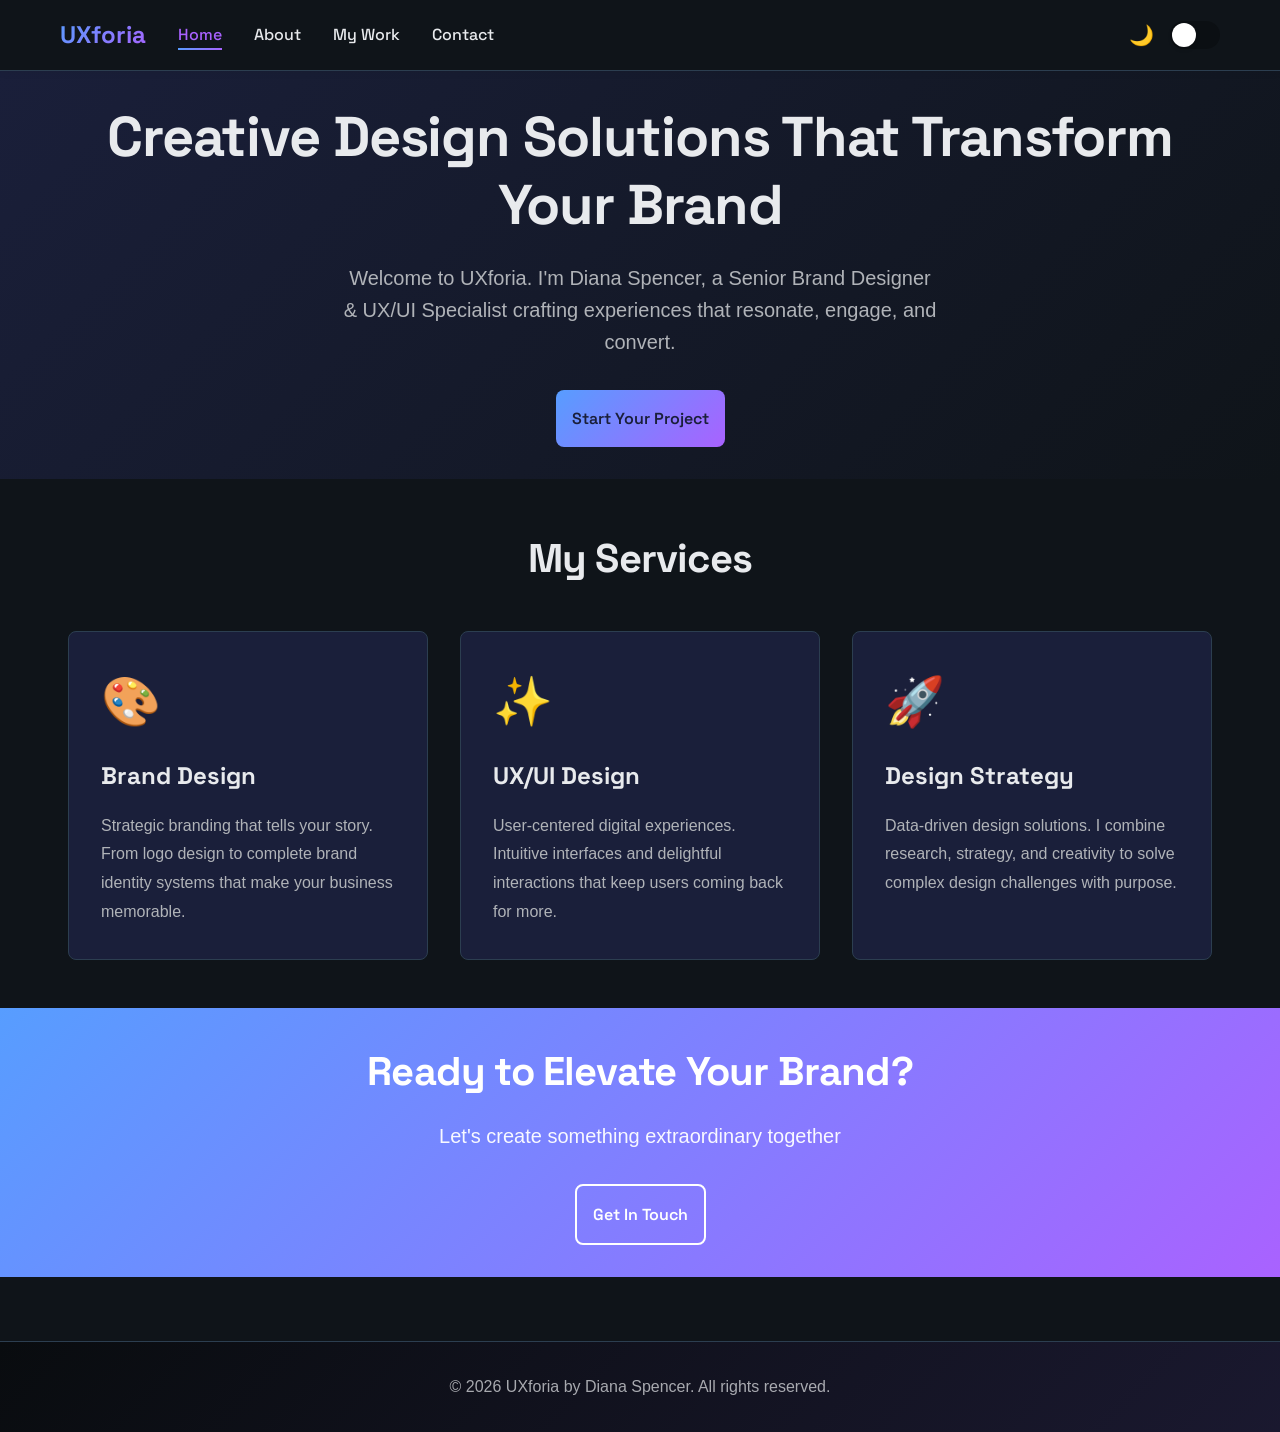
<file: index.html>
<!DOCTYPE html>
<html lang="en">
<head>
    <meta charset="UTF-8">
    <meta name="viewport" content="width=device-width, initial-scale=1.0">
    <title>UXforia - Diana Spencer | Brand & UX/UI Designer</title>
    <link rel="stylesheet" href="styles.css">
</head>
<body>
    <!-- Navigation -->
    <nav class="navbar">
    <div class="container">
        <div class="navbar-left">
            <div class="logo">UXforia</div>
            <ul class="nav-links">
                <li><a href="index.html" class="active">Home</a></li>
                <li><a href="about.html">About</a></li>
                <li><a href="work.html">My Work</a></li>
                <li><a href="contact.html">Contact</a></li>
            </ul>
        </div>
        <div class="theme-toggle-wrapper">
            <span class="theme-emoji" id="themeEmoji">🌙</span>
            <label class="theme-toggle-label" title="Toggle theme">
                <input type="checkbox" id="themeToggle">
                <span class="toggle-switch"></span>
            </label>
        </div>
    </div>
</nav>
    <!-- Hero Section -->
    <section class="hero">
        <div class="container">
            <div class="hero-content">
                <h1>Creative Design Solutions That Transform Your Brand</h1>
                <p>Welcome to UXforia. I'm Diana Spencer, a Senior Brand Designer & UX/UI Specialist crafting experiences that resonate, engage, and convert.</p>
                <a href="contact.html" class="cta-button">Start Your Project</a>
            </div>
        </div>
    </section>

    <!-- Services Section -->
    <section class="services">
        <div class="container">
            <h2>My Services</h2>
            <div class="services-grid">
                <div class="service-card">
                    <div class="service-icon">🎨</div>
                    <h3>Brand Design</h3>
                    <p>Strategic branding that tells your story. From logo design to complete brand identity systems that make your business memorable.</p>
                </div>
                <div class="service-card">
                    <div class="service-icon">✨</div>
                    <h3>UX/UI Design</h3>
                    <p>User-centered digital experiences. Intuitive interfaces and delightful interactions that keep users coming back for more.</p>
                </div>
                <div class="service-card">
                    <div class="service-icon">🚀</div>
                    <h3>Design Strategy</h3>
                    <p>Data-driven design solutions. I combine research, strategy, and creativity to solve complex design challenges with purpose.</p>
                </div>
            </div>
        </div>
    </section>

    <!-- CTA Section -->
    <section class="cta-section">
        <div class="container">
            <h2>Ready to Elevate Your Brand?</h2>
            <p>Let's create something extraordinary together</p>
            <a href="contact.html" class="cta-button-secondary">Get In Touch</a>
        </div>
    </section>

    <!-- Footer -->
    <footer class="footer">
        <div class="container">
            <p>&copy; 2026 UXforia by Diana Spencer. All rights reserved.</p>
        </div>
    </footer>

    <script src="script.js"></script>
</body>
</html>
</file>
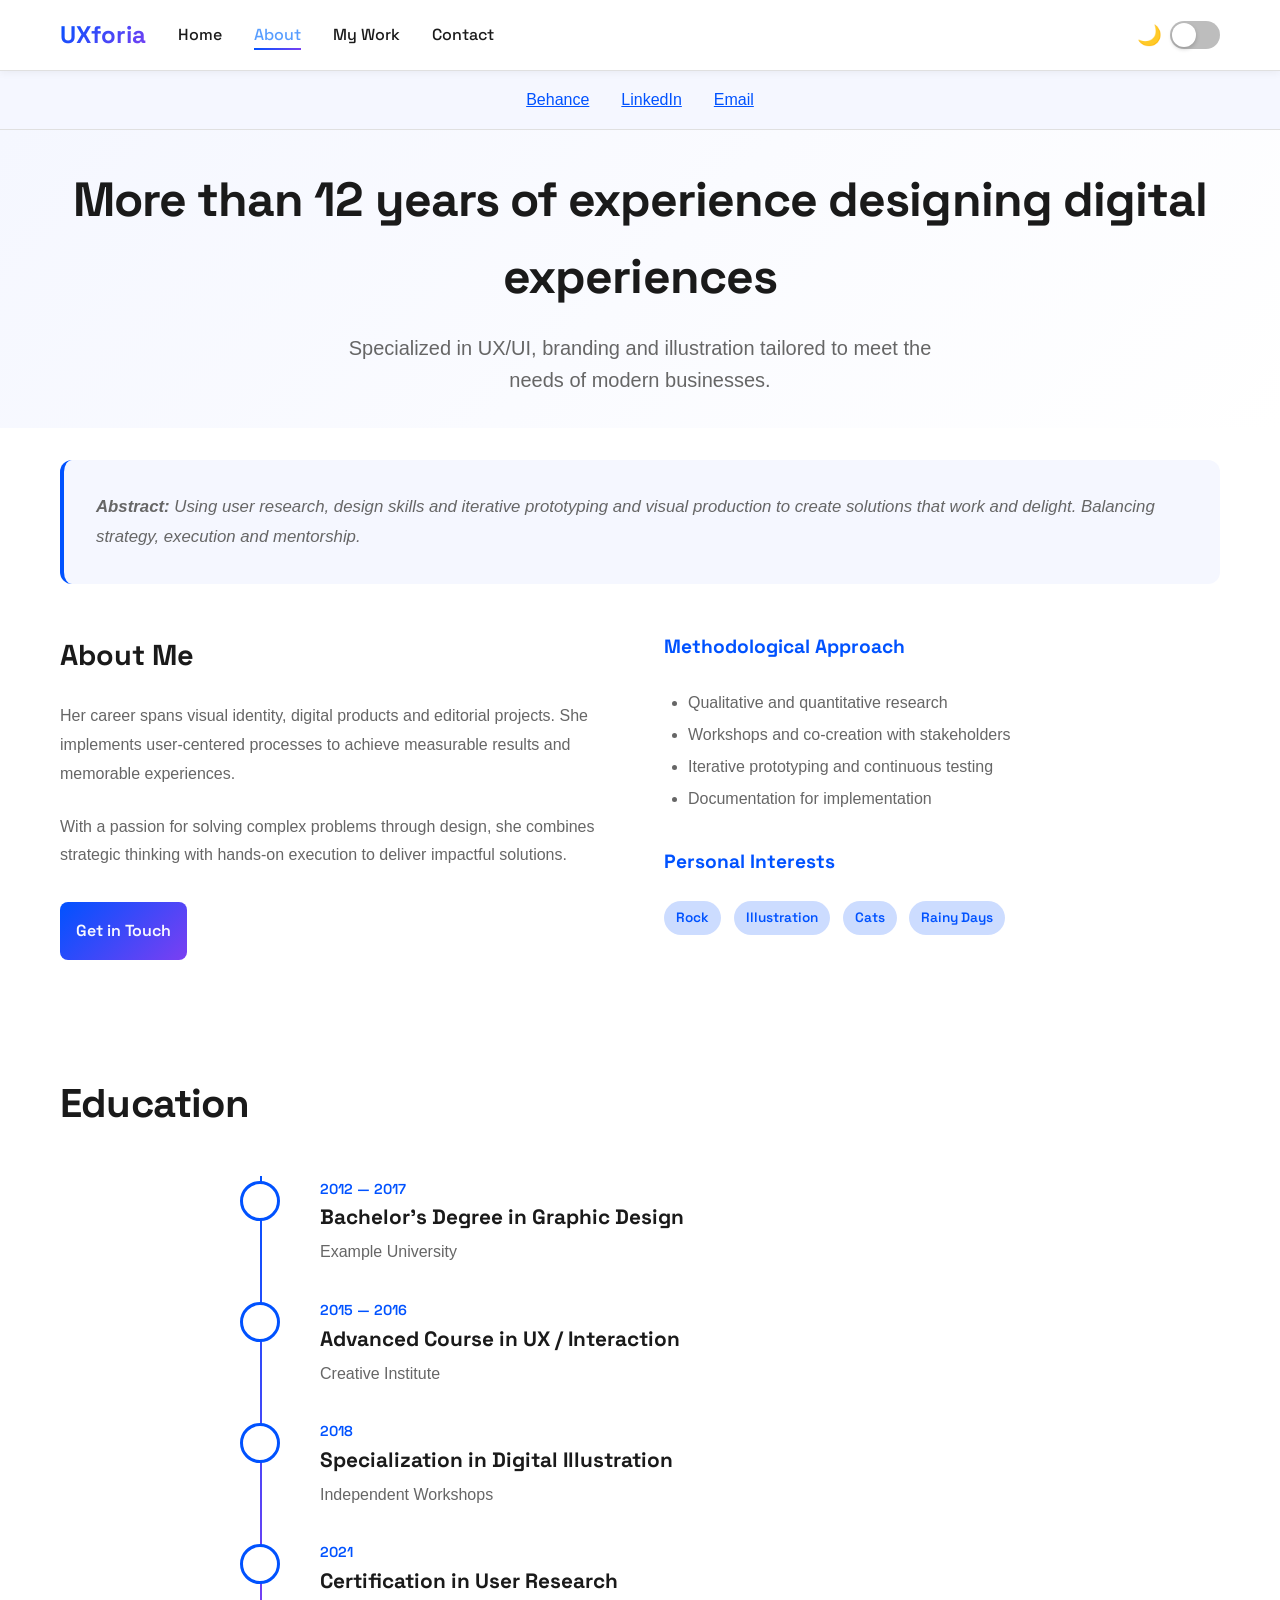
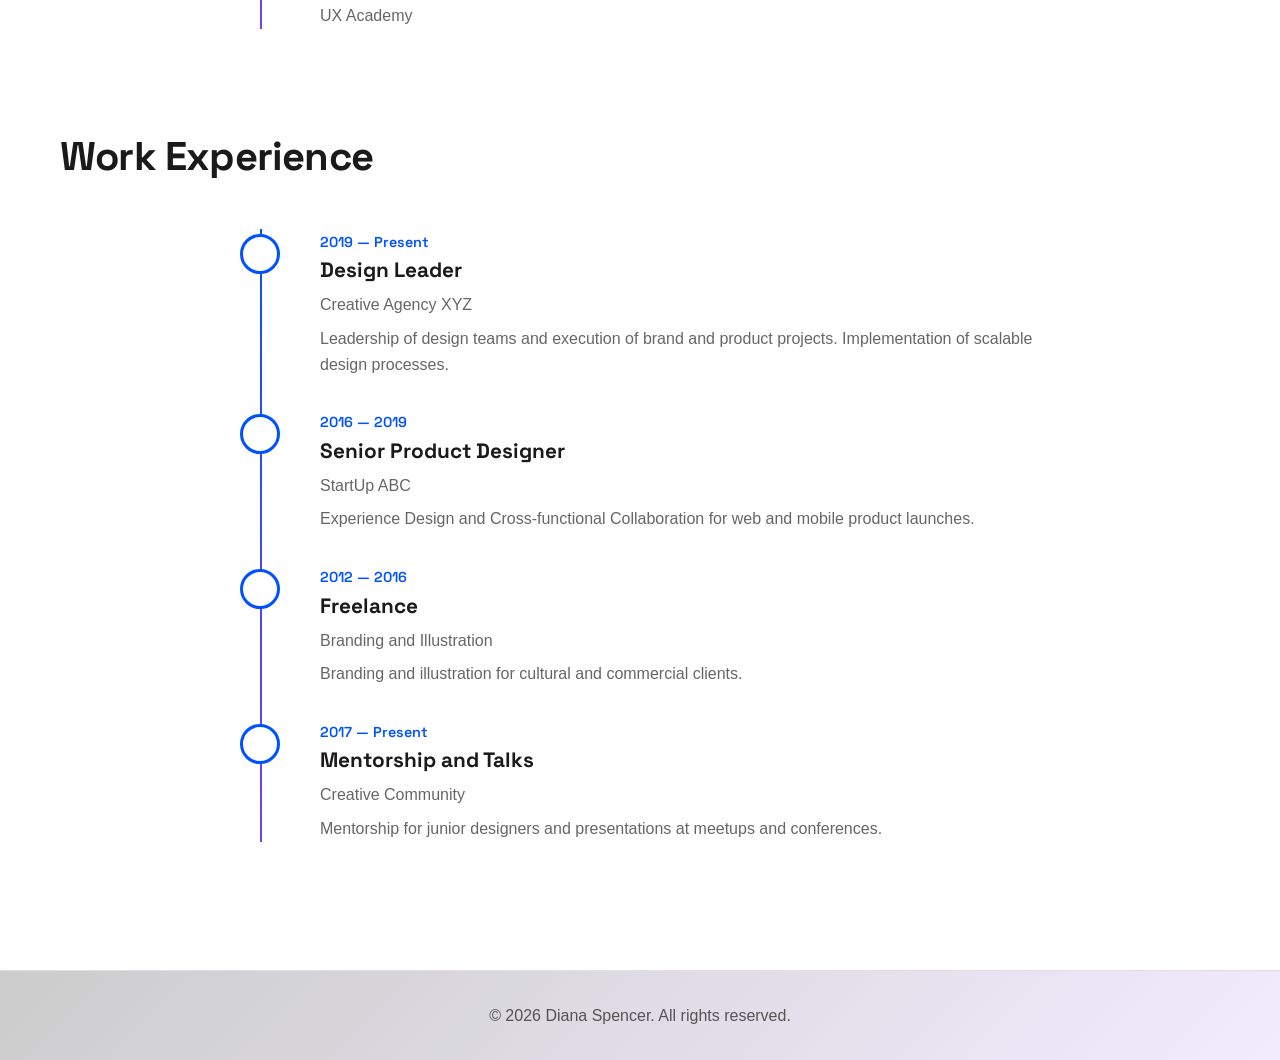
<file: about.html>
<!doctype html>
<html lang="es">
<head>
  <meta charset="utf-8" />
  <meta name="viewport" content="width=device-width,initial-scale=1" />
  <title>About — Diana Spencer</title>
  <link rel="stylesheet" href="styles.css">
</head>
<body>
  <!-- NAVBAR -->
  <nav class="navbar">
    <div class="container">
      <div class="navbar-left">
        <a href="index.html" class="logo">UXforia</a>
        <ul class="nav-links">
          <li><a href="index.html">Home</a></li>
          <li><a href="about.html" class="active">About</a></li>
          <li><a href="work.html">My Work</a></li>
          <li><a href="contact.html">Contact</a></li>
        </ul>
      </div>
      <div class="theme-toggle-wrapper">
        <label class="theme-toggle-label">
          <span class="theme-emoji">🌙</span>
          <input type="checkbox" id="theme-toggle" />
          <span class="toggle-switch"></span>
        </label>
      </div>
    </div>
  </nav>

  <!-- SOCIAL TOP SECTION -->
  <div class="social-top">
    <div class="container">
      <div class="social-links">
        <a href="#" title="Behance" aria-label="Behance">Behance</a>
        <a href="#" title="LinkedIn" aria-label="LinkedIn">LinkedIn</a>
        <a href="mailto:contacto@ejemplo.com" title="Email" aria-label="Email">Email</a>
      </div>
    </div>
  </div>

  <!-- ABOUT HERO -->
  <section class="about-hero">
    <div class="container">
      <h1>More than 12 years of experience designing digital experiences</h1>
      <p>Specialized in UX/UI, branding and illustration tailored to meet the needs of modern businesses.</p>
    </div>
  </section>

  <!-- BIO SECTION -->
  <section class="bio">
    <div class="container">
      <!-- ABSTRACT CARD -->
      <div style="background: var(--bg-secondary); padding: 2rem; border-radius: 12px; border-left: 4px solid var(--primary-blue); margin-bottom: 3rem;">
        <p style="margin: 0; font-style: italic; color: var(--light-text); font-size: 1.05rem; line-height: 1.8;">
          <strong>Abstract:</strong> Using user research, design skills and iterative prototyping and visual production to create solutions that work and delight. Balancing strategy, execution and mentorship.
        </p>
      </div>

      <!-- TWO COLUMN LAYOUT -->
      <div style="display: grid; grid-template-columns: 1fr 1fr; gap: 3rem; margin-bottom: 3rem;">
        <!-- LEFT COLUMN -->
        <div>
          <h2 style="font-size: 1.8rem; margin-bottom: 1.5rem; color: var(--dark-text);">About Me</h2>
          
          <p style="color: var(--light-text); line-height: 1.8; margin-bottom: 1.5rem;">
            Her career spans visual identity, digital products and editorial projects. She implements user-centered processes to achieve measurable results and memorable experiences.
          </p>

          <p style="color: var(--light-text); line-height: 1.8; margin-bottom: 2rem;">
            With a passion for solving complex problems through design, she combines strategic thinking with hands-on execution to deliver impactful solutions.
          </p>

          <a href="mailto:contacto@ejemplo.com" class="cta-button" style="display: inline-block;">Get in Touch</a>
        </div>

        <!-- RIGHT COLUMN -->
        <div>
          <h3 style="color: var(--primary-blue); margin-bottom: 1.5rem; font-size: 1.2rem;">Methodological Approach</h3>
          <ul style="color: var(--light-text); line-height: 2; padding-left: 1.5rem; margin-bottom: 2rem;">
            <li>Qualitative and quantitative research</li>
            <li>Workshops and co-creation with stakeholders</li>
            <li>Iterative prototyping and continuous testing</li>
            <li>Documentation for implementation</li>
          </ul>

          <h3 style="color: var(--primary-blue); margin-bottom: 1.5rem; font-size: 1.2rem;">Personal Interests</h3>
          <div style="display: flex; gap: 0.8rem; flex-wrap: wrap;">
            <span class="project-type" style="background: rgba(0, 82, 255, 0.2); color: var(--primary-blue);">Rock</span>
            <span class="project-type" style="background: rgba(0, 82, 255, 0.2); color: var(--primary-blue);">Illustration</span>
            <span class="project-type" style="background: rgba(0, 82, 255, 0.2); color: var(--primary-blue);">Cats</span>
            <span class="project-type" style="background: rgba(0, 82, 255, 0.2); color: var(--primary-blue);">Rainy Days</span>
          </div>
        </div>
      </div>
    </div>
  </section>

  <!-- EDUCATION SECTION -->
  <section class="education">
    <div class="container">
      <h2>Education</h2>
      <div class="timeline">
        <div class="timeline-item">
          <div class="timeline-marker"></div>
          <div class="timeline-content">
            <span class="year">2012 — 2017</span>
            <h3>Bachelor's Degree in Graphic Design</h3>
            <p>Example University</p>
          </div>
        </div>

        <div class="timeline-item">
          <div class="timeline-marker"></div>
          <div class="timeline-content">
            <span class="year">2015 — 2016</span>
            <h3>Advanced Course in UX / Interaction</h3>
            <p>Creative Institute</p>
          </div>
        </div>

        <div class="timeline-item">
          <div class="timeline-marker"></div>
          <div class="timeline-content">
            <span class="year">2018</span>
            <h3>Specialization in Digital Illustration</h3>
            <p>Independent Workshops</p>
          </div>
        </div>

        <div class="timeline-item">
          <div class="timeline-marker"></div>
          <div class="timeline-content">
            <span class="year">2021</span>
            <h3>Certification in User Research</h3>
            <p>UX Academy</p>
          </div>
        </div>
      </div>
    </div>
  </section>

  <!-- EXPERIENCE SECTION -->
  <section class="experience">
    <div class="container">
      <h2>Work Experience</h2>
      <div class="timeline">
        <div class="timeline-item">
          <div class="timeline-marker"></div>
          <div class="timeline-content">
            <span class="year">2019 — Present</span>
            <h3>Design Leader</h3>
            <p style="color: var(--light-text); margin-bottom: 0.5rem;">Creative Agency XYZ</p>
            <p style="color: var(--light-text);">Leadership of design teams and execution of brand and product projects. Implementation of scalable design processes.</p>
          </div>
        </div>

        <div class="timeline-item">
          <div class="timeline-marker"></div>
          <div class="timeline-content">
            <span class="year">2016 — 2019</span>
            <h3>Senior Product Designer</h3>
            <p style="color: var(--light-text); margin-bottom: 0.5rem;">StartUp ABC</p>
            <p style="color: var(--light-text);">Experience Design and Cross-functional Collaboration for web and mobile product launches.</p>
          </div>
        </div>

        <div class="timeline-item">
          <div class="timeline-marker"></div>
          <div class="timeline-content">
            <span class="year">2012 — 2016</span>
            <h3>Freelance</h3>
            <p style="color: var(--light-text); margin-bottom: 0.5rem;">Branding and Illustration</p>
            <p style="color: var(--light-text);">Branding and illustration for cultural and commercial clients.</p>
          </div>
        </div>

        <div class="timeline-item">
          <div class="timeline-marker"></div>
          <div class="timeline-content">
            <span class="year">2017 — Present</span>
            <h3>Mentorship and Talks</h3>
            <p style="color: var(--light-text); margin-bottom: 0.5rem;">Creative Community</p>
            <p style="color: var(--light-text);">Mentorship for junior designers and presentations at meetups and conferences.</p>
          </div>
        </div>
      </div>
    </div>
  </section>

  <!-- FOOTER -->
  <footer class="footer">
    <div class="container">
      <p>&copy; 2026 Diana Spencer. All rights reserved.</p>
    </div>
  </footer>

  <script>
    // Theme toggle
    const themeToggle = document.getElementById('theme-toggle');
    const htmlElement = document.documentElement;
    const body = document.body;

    // Load saved theme preference
    const savedTheme = localStorage.getItem('theme') || 'light';
    if (savedTheme === 'dark') {
      body.classList.add('dark-mode');
      themeToggle.checked = true;
    }

    themeToggle.addEventListener('change', () => {
      body.classList.toggle('dark-mode');
      const theme = body.classList.contains('dark-mode') ? 'dark' : 'light';
      localStorage.setItem('theme', theme);
    });
  </script>
</body>
</html>
</file>
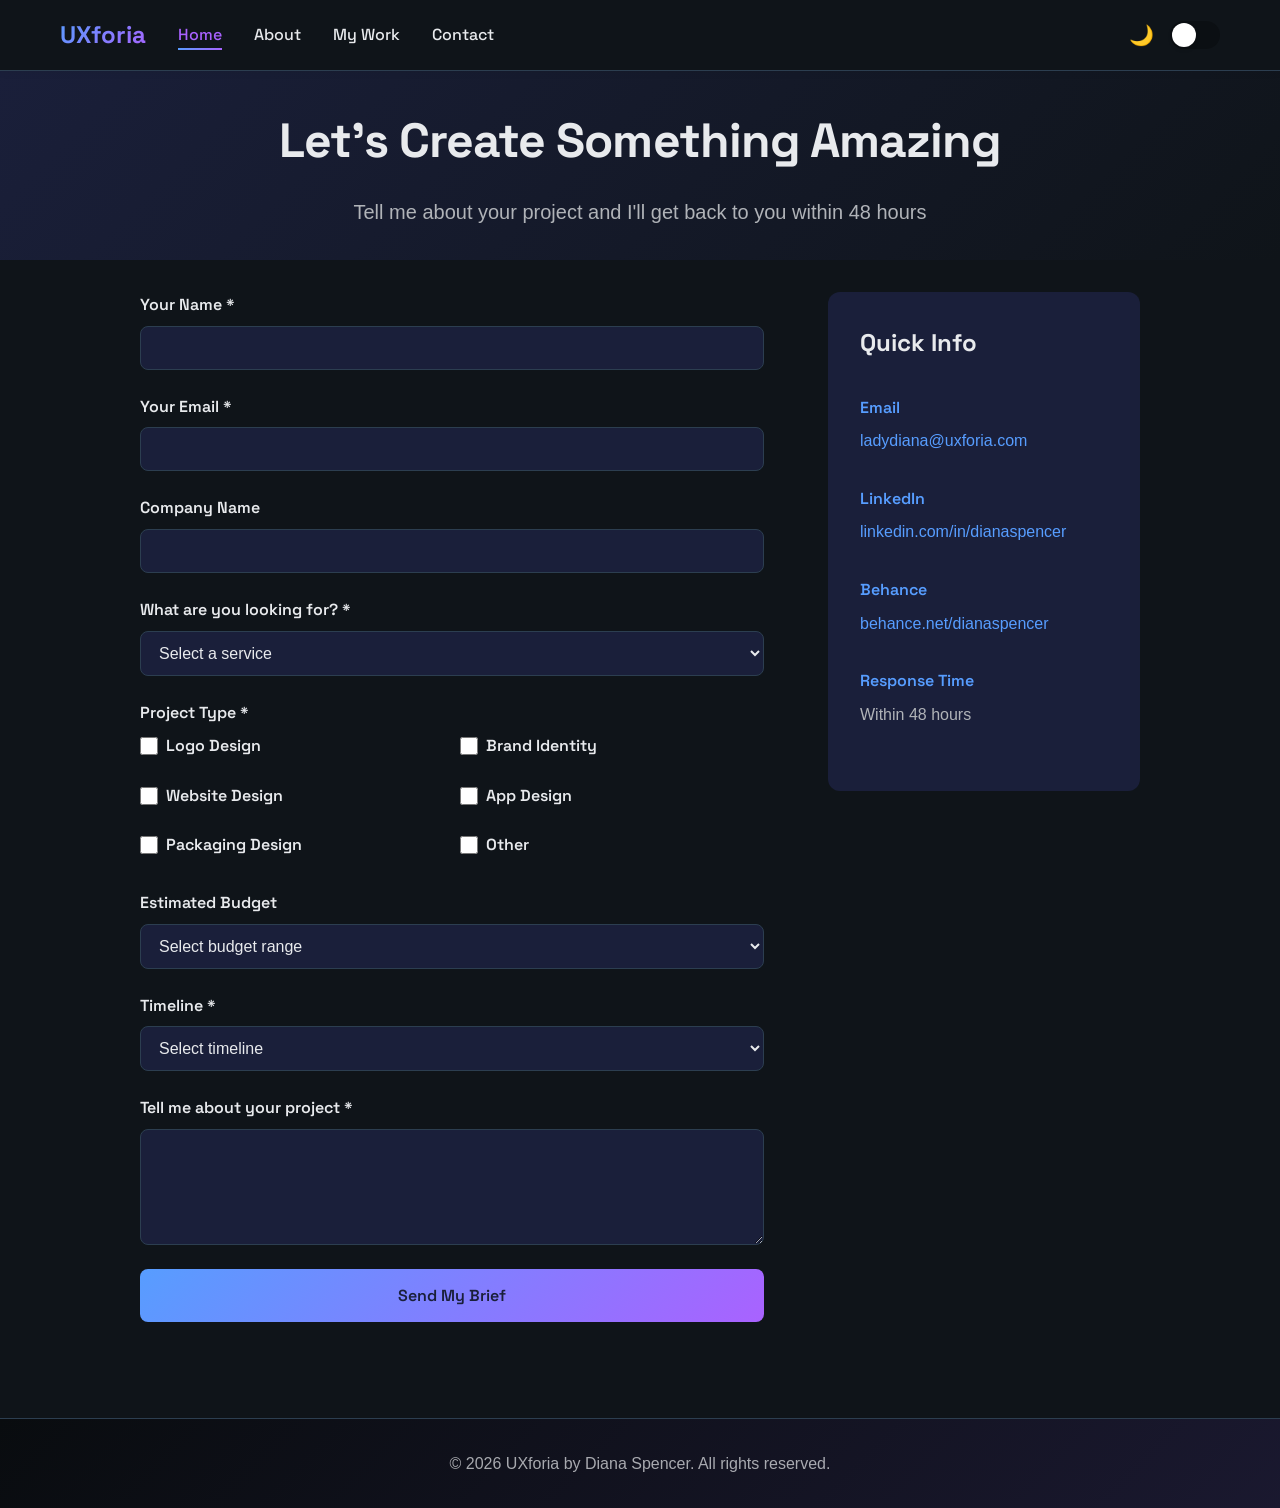
<file: contact.html>
<!DOCTYPE html>
<html lang="en">
<head>
    <meta charset="UTF-8">
    <meta name="viewport" content="width=device-width, initial-scale=1.0">
    <title>Contact | UXforia - Diana Spencer</title>
    <link rel="stylesheet" href="styles.css">
</head>
<body>
    <!-- Navigation -->
    <nav class="navbar">
    <div class="container">
        <div class="navbar-left">
            <div class="logo">UXforia</div>
            <ul class="nav-links">
                <li><a href="index.html" class="active">Home</a></li>
                <li><a href="about.html">About</a></li>
                <li><a href="work.html">My Work</a></li>
                <li><a href="contact.html">Contact</a></li>
            </ul>
        </div>
        <div class="theme-toggle-wrapper">
            <span class="theme-emoji" id="themeEmoji">🌙</span>
            <label class="theme-toggle-label" title="Toggle theme">
                <input type="checkbox" id="themeToggle">
                <span class="toggle-switch"></span>
            </label>
        </div>
    </div>
</nav>

    <!-- Contact Hero -->
    <section class="contact-hero">
        <div class="container">
            <h1>Let's Create Something Amazing</h1>
            <p>Tell me about your project and I'll get back to you within 48 hours</p>
        </div>
    </section>

    <!-- Contact Form -->
    <section class="contact-section">
        <div class="container">
            <div class="contact-wrapper">
                <form class="contact-form" id="contactForm">
                    <div class="form-group">
                        <label for="name">Your Name *</label>
                        <input type="text" id="name" name="name" required>
                    </div>

                    <div class="form-group">
                        <label for="email">Your Email *</label>
                        <input type="email" id="email" name="email" required>
                    </div>

                    <div class="form-group">
                        <label for="company">Company Name</label>
                        <input type="text" id="company" name="company">
                    </div>

                    <div class="form-group">
                        <label for="service">What are you looking for? *</label>
                        <select id="service" name="service" required>
                            <option value="">Select a service</option>
                            <option value="branding">Brand Design</option>
                            <option value="ux-ui">UX/UI Design</option>
                            <option value="strategy">Design Strategy</option>
                            <option value="other">Other</option>
                        </select>
                    </div>

                    <div class="form-group">
                        <label for="projectType">Project Type *</label>
                        <div class="checkbox-group">
                            <label class="checkbox-label">
                                <input type="checkbox" name="projectType" value="logo">
                                <span>Logo Design</span>
                            </label>
                            <label class="checkbox-label">
                                <input type="checkbox" name="projectType" value="brand-identity">
                                <span>Brand Identity</span>
                            </label>
                            <label class="checkbox-label">
                                <input type="checkbox" name="projectType" value="website">
                                <span>Website Design</span>
                            </label>
                            <label class="checkbox-label">
                                <input type="checkbox" name="projectType" value="app">
                                <span>App Design</span>
                            </label>
                            <label class="checkbox-label">
                                <input type="checkbox" name="projectType" value="packaging">
                                <span>Packaging Design</span>
                            </label>
                            <label class="checkbox-label">
                                <input type="checkbox" name="projectType" value="other">
                                <span>Other</span>
                            </label>
                        </div>
                    </div>

                    <div class="form-group">
                        <label for="budget">Estimated Budget</label>
                        <select id="budget" name="budget">
                            <option value="">Select budget range</option>
                            <option value="2000-5000">$2,000 - $5,000</option>
                            <option value="5000-10000">$5,000 - $10,000</option>
                            <option value="10000-20000">$10,000 - $20,000</option>
                            <option value="20000+">$20,000+</option>
                        </select>
                    </div>

                    <div class="form-group">
                        <label for="timeline">Timeline *</label>
                        <select id="timeline" name="timeline" required>
                            <option value="">Select timeline</option>
                            <option value="asap">ASAP (1-2 weeks)</option>
                            <option value="1month">1 Month</option>
                            <option value="2-3months">2-3 Months</option>
                            <option value="3months+">3+ Months</option>
                        </select>
                    </div>

                    <div class="form-group">
                        <label for="message">Tell me about your project *</label>
                        <textarea id="message" name="message" rows="5" required></textarea>
                    </div>

                    <button type="submit" class="cta-button">Send My Brief</button>
                </form>

                <div class="contact-info">
                    <h2>Quick Info</h2>
                    <div class="info-item">
                        <h3>Email</h3>
                        <p><a href="mailto:ladydiana@uxforia.com">ladydiana@uxforia.com</a></p>
                    </div>
                    <div class="info-item">
                        <h3>LinkedIn</h3>
                        <p><a href="https://linkedin.com" target="_blank">linkedin.com/in/dianaspencer</a></p>
                    </div>
                    <div class="info-item">
                        <h3>Behance</h3>
                        <p><a href="https://behance.net" target="_blank">behance.net/dianaspencer</a></p>
                    </div>
                    <div class="info-item">
                        <h3>Response Time</h3>
                        <p>Within 48 hours</p>
                    </div>
                </div>
            </div>
        </div>
    </section>

    <!-- Footer -->
    <footer class="footer">
        <div class="container">
            <p>&copy; 2026 UXforia by Diana Spencer. All rights reserved.</p>
        </div>
    </footer>

    <script src="script.js"></script>
</body>
</html>
</file>
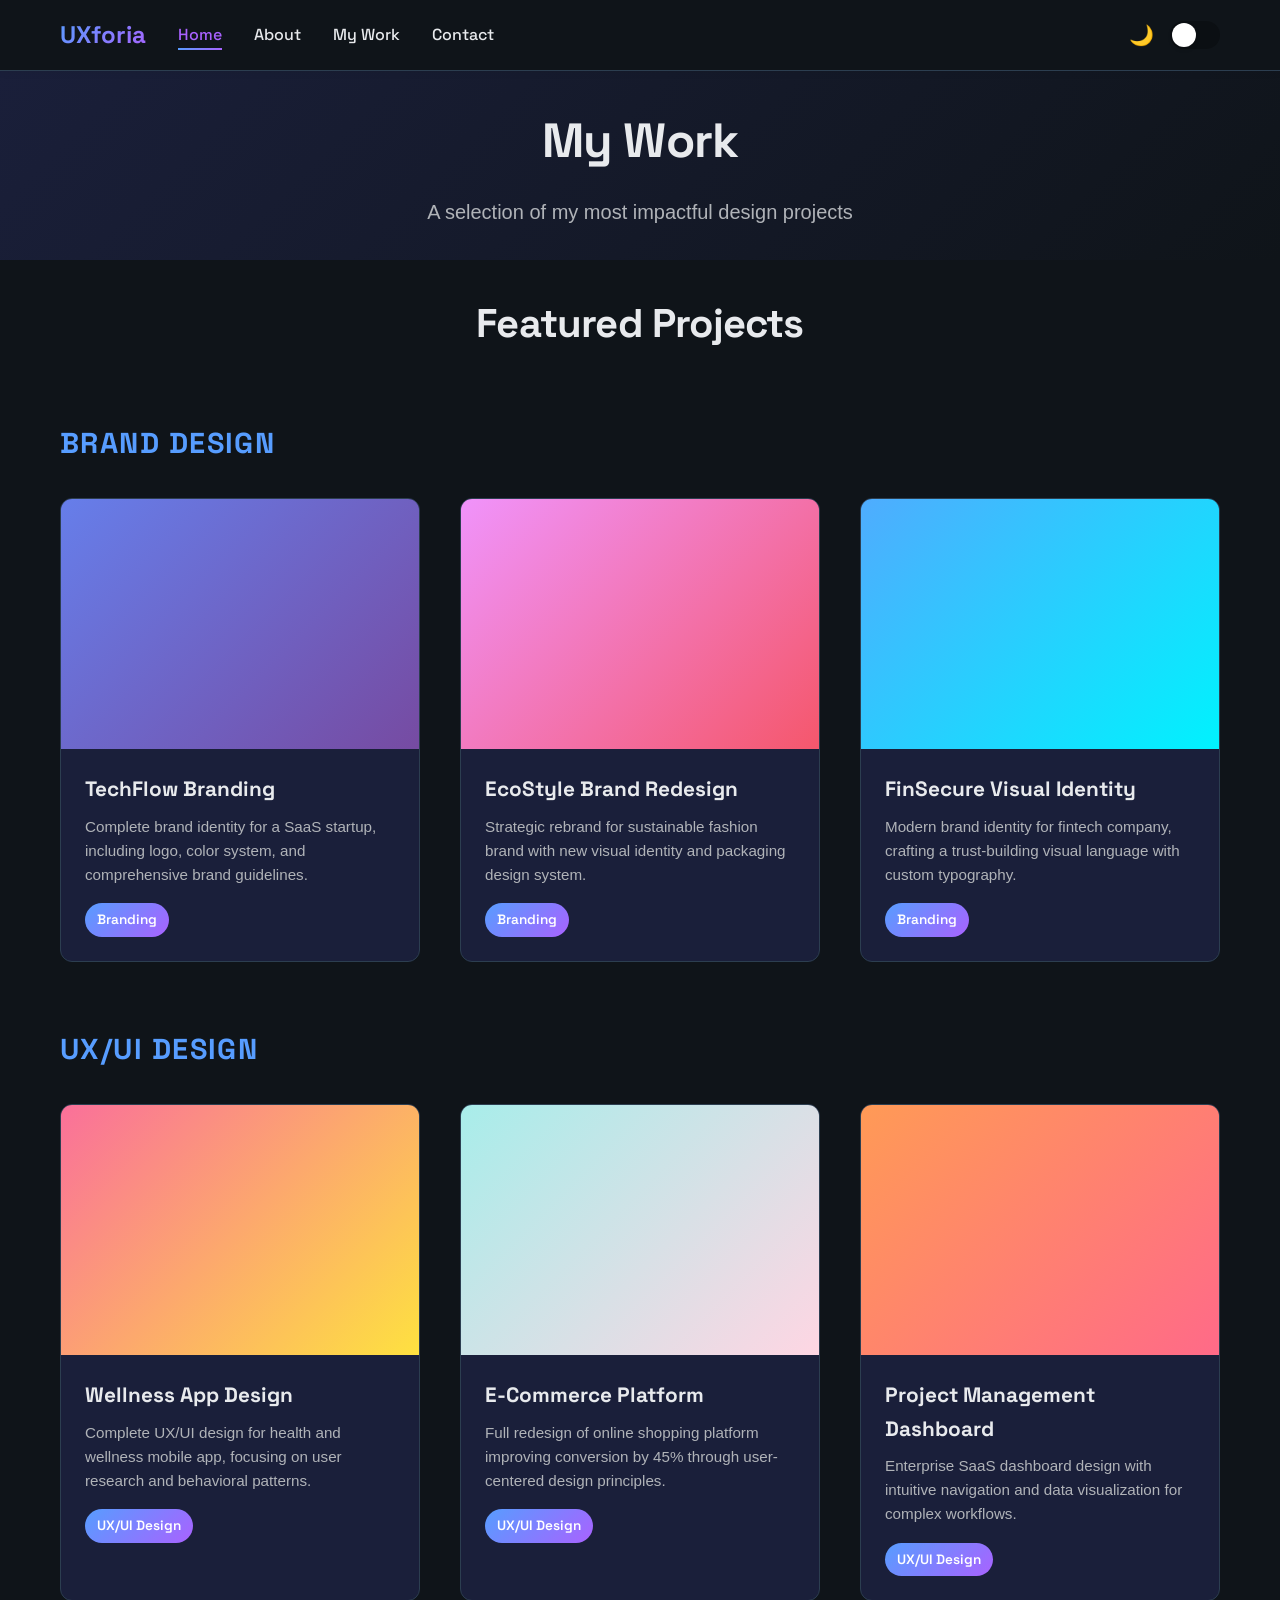
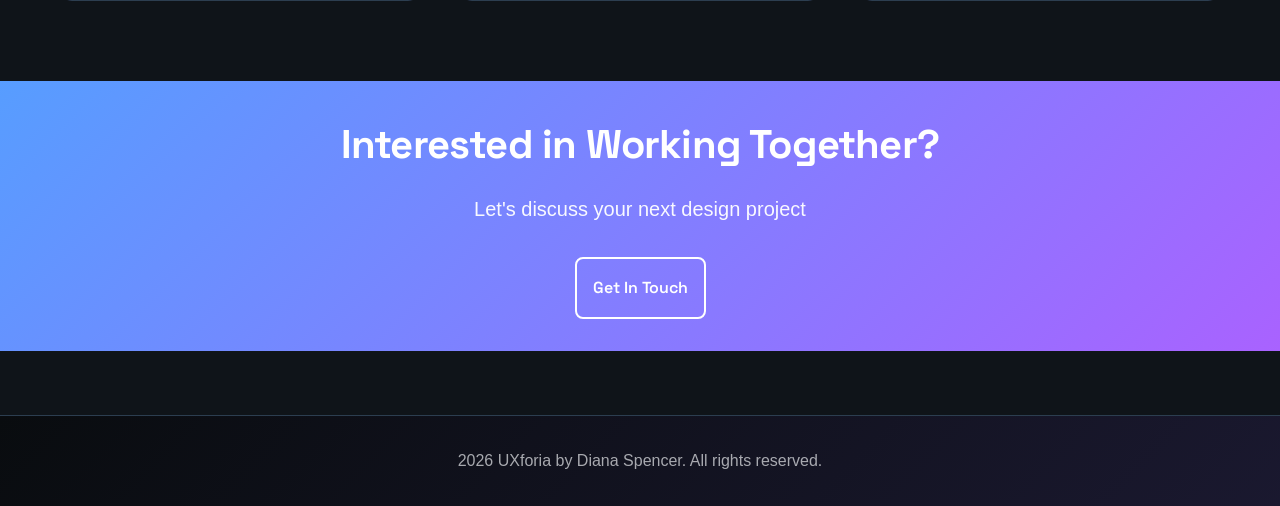
<file: work.html>
<!DOCTYPE html>
<html lang="en">
<head>
    <meta charset="UTF-8">
    <meta name="viewport" content="width=device-width, initial-scale=1.0">
    <title>My Work | UXforia - Carolina Vargas</title>
    <link rel="stylesheet" href="styles.css">
</head>
<body>
    <!-- Navigation -->
    <nav class="navbar">
    <div class="container">
        <div class="navbar-left">
            <div class="logo">UXforia</div>
            <ul class="nav-links">
                <li><a href="index.html" class="active">Home</a></li>
                <li><a href="about.html">About</a></li>
                <li><a href="work.html">My Work</a></li>
                <li><a href="contact.html">Contact</a></li>
            </ul>
        </div>
        <div class="theme-toggle-wrapper">
            <span class="theme-emoji" id="themeEmoji">🌙</span>
            <label class="theme-toggle-label" title="Toggle theme">
                <input type="checkbox" id="themeToggle">
                <span class="toggle-switch"></span>
            </label>
        </div>
    </div>
</nav>

    <!-- Work Hero -->
    <section class="work-hero">
        <div class="container">
            <h1>My Work</h1>
            <p>A selection of my most impactful design projects</p>
        </div>
    </section>

    <!-- Portfolio Projects -->
    <section class="portfolio">
        <div class="container">
            <h2>Featured Projects</h2>
            
            <!-- Branding Projects -->
            <div class="section-title">
                <h3>Brand Design</h3>
            </div>
            <div class="projects-grid">
                <div class="project-card">
                    <div class="project-image" style="background: linear-gradient(135deg, #667eea 0%, #764ba2 100%);"></div>
                    <div class="project-info">
                        <h3>TechFlow Branding</h3>
                        <p>Complete brand identity for a SaaS startup, including logo, color system, and comprehensive brand guidelines.</p>
                        <span class="project-type">Branding</span>
                    </div>
                </div>
                <div class="project-card">
                    <div class="project-image" style="background: linear-gradient(135deg, #f093fb 0%, #f5576c 100%);"></div>
                    <div class="project-info">
                        <h3>EcoStyle Brand Redesign</h3>
                        <p>Strategic rebrand for sustainable fashion brand with new visual identity and packaging design system.</p>
                        <span class="project-type">Branding</span>
                    </div>
                </div>
                <div class="project-card">
                    <div class="project-image" style="background: linear-gradient(135deg, #4facfe 0%, #00f2fe 100%);"></div>
                    <div class="project-info">
                        <h3>FinSecure Visual Identity</h3>
                        <p>Modern brand identity for fintech company, crafting a trust-building visual language with custom typography.</p>
                        <span class="project-type">Branding</span>
                    </div>
                </div>
            </div>

            <!-- UX/UI Projects -->
            <div class="section-title">
                <h3>UX/UI Design</h3>
            </div>
            <div class="projects-grid">
                <div class="project-card">
                    <div class="project-image" style="background: linear-gradient(135deg, #fa709a 0%, #fee140 100%);"></div>
                    <div class="project-info">
                        <h3>Wellness App Design</h3>
                        <p>Complete UX/UI design for health and wellness mobile app, focusing on user research and behavioral patterns.</p>
                        <span class="project-type">UX/UI Design</span>
                    </div>
                </div>
                <div class="project-card">
                    <div class="project-image" style="background: linear-gradient(135deg, #a8edea 0%, #fed6e3 100%);"></div>
                    <div class="project-info">
                        <h3>E-Commerce Platform</h3>
                        <p>Full redesign of online shopping platform improving conversion by 45% through user-centered design principles.</p>
                        <span class="project-type">UX/UI Design</span>
                    </div>
                </div>
                <div class="project-card">
                    <div class="project-image" style="background: linear-gradient(135deg, #ff9a56 0%, #ff6a88 100%);"></div>
                    <div class="project-info">
                        <h3>Project Management Dashboard</h3>
                        <p>Enterprise SaaS dashboard design with intuitive navigation and data visualization for complex workflows.</p>
                        <span class="project-type">UX/UI Design</span>
                    </div>
                </div>
            </div>
        </div>
    </section>

    <!-- CTA Section -->
    <section class="cta-section">
        <div class="container">
            <h2>Interested in Working Together?</h2>
            <p>Let's discuss your next design project</p>
            <a href="contact.html" class="cta-button-secondary">Get In Touch</a>
        </div>
    </section>

    <!-- Footer -->
    <footer class="footer">
        <div class="container">
            <p>2026 UXforia by Diana Spencer. All rights reserved.</p>
        </div>
    </footer>

    <script src="script.js"></script>
</body>
</html>
</file>
<file: styles.css>
@import url('https://fonts.googleapis.com/css2?family=Space+Grotesk:wght@300;400;500;600;700&family=Google+Sans:wght@400;500;700&display=swap');

* {
    margin: 0;
    padding: 0;
    box-sizing: border-box;
}

:root {
    /* Light Mode */
    --primary-blue: #0052FF;
    --secondary-purple: #7B3FF2;
    --primary-blue-light: #579dff;
    --secondary-purple-light: #a962ff;
    --button-text-dark: #0F1419;
    --light-white: #F8F9FF;
    --dark-text: #1a1a1a;
    --light-text: #666666;
    --border-color: #E0E0E0;
    --bg-primary: #FFFFFF;
    --bg-secondary: #F5F7FF;
    --transition: all 0.3s ease;
    --font-display: 'Space Grotesk', sans-serif;
    --font-body: 'Google Sans', sans-serif;
}

body.dark-mode {
    /* Dark Mode */
    --primary-blue: #579dff;
    --secondary-purple: #a962ff;
    --primary-blue-light: #579dff;
    --secondary-purple-light: #a962ff;
    --button-text-dark: #0F1419;
    --light-white: #1a1f3a;
    --dark-text: #E8EAED;
    --light-text: #B0B3B8;
    --border-color: #2C3E50;
    --bg-primary: #0F1419;
    --bg-secondary: #1a1f3a;
}

html {
    scroll-behavior: smooth;
}

body {
    font-family: var(--font-body);
    color: var(--dark-text);
    background-color: var(--bg-primary);
    line-height: 1.6;
    transition: background-color 0.3s ease, color 0.3s ease;
}

h1, h2, h3, h4, h5, h6 {
    font-family: var(--font-display);
    font-weight: 700;
}

.container {
    max-width: 1200px;
    margin: 0 auto;
    padding: 0 20px;
}

/* ===== THEME TOGGLE ===== */
.theme-toggle-wrapper {
    display: flex;
    align-items: center;
    gap: 1rem;
}

.theme-toggle-label {
    display: flex;
    align-items: center;
    gap: 0.5rem;
    cursor: pointer;
    user-select: none;
}

.theme-toggle-label input {
    display: none;
}

.toggle-switch {
    position: relative;
    width: 50px;
    height: 28px;
    background-color: rgba(0, 0, 0, 0.26);
    border-radius: 14px;
    transition: background-color 0.3s ease;
    cursor: pointer;
}

.toggle-switch::after {
    content: '';
    position: absolute;
    width: 24px;
    height: 24px;
    background-color: white;
    border-radius: 50%;
    top: 2px;
    left: 2px;
    transition: left 0.3s ease;
    box-shadow: 0 2px 4px rgba(0, 0, 0, 0.2);
}

.theme-toggle-label input:checked + .toggle-switch {
    background-color: var(--primary-blue);
}

.theme-toggle-label input:checked + .toggle-switch::after {
    left: 24px;
}

.theme-emoji {
    font-size: 1.25rem;
    min-width: 20px;
    text-align: center;
}

/* ===== NAVIGATION ===== */
.navbar {
    position: sticky;
    top: 0;
    background: var(--bg-primary);
    border-bottom: 1px solid var(--border-color);
    z-index: 100;
    box-shadow: 0 2px 8px rgba(0, 0, 0, 0.05);
    transition: var(--transition);
}

.navbar .container {
    display: flex;
    justify-content: space-between;
    align-items: center;
    padding: 1rem 20px;
}

.navbar-left {
    display: flex;
    align-items: center;
    gap: 2rem;
}

.logo {
    font-size: 24px;
    font-weight: 700;
    font-family: var(--font-display);
    background: linear-gradient(135deg, var(--primary-blue), var(--secondary-purple));
    -webkit-background-clip: text;
    -webkit-text-fill-color: transparent;
    background-clip: text;
}

.nav-links {
    display: flex;
    list-style: none;
    gap: 2rem;
}

.nav-links a {
    text-decoration: none;
    color: var(--dark-text);
    font-weight: 500;
    font-family: var(--font-display);
    transition: var(--transition);
    position: relative;
}

.nav-links a:hover {
    color: var(--primary-blue);
}

.nav-links a.active {
    color: var(--primary-blue-light);
}

body.dark-mode .nav-links a.active {
    color: var(--secondary-purple-light);
}

.nav-links a.active::after {
    content: '';
    position: absolute;
    bottom: -5px;
    left: 0;
    width: 100%;
    height: 2px;
    background: linear-gradient(135deg, var(--primary-blue), var(--secondary-purple));
}

/* ===== HERO SECTION ===== */
.hero {
    padding: 32px 32px;
    background: linear-gradient(135deg, var(--bg-secondary) 0%, var(--bg-primary) 100%);
    transition: var(--transition);
}

.hero .container {
    text-align: center;
}

.hero-content h1 {
    font-size: 3.5rem;
    font-weight: 700;
    font-family: var(--font-display);
    margin-bottom: 1.5rem;
    line-height: 1.2;
    color: var(--dark-text);
    letter-spacing: -0.02em;
}

.hero-content p {
    font-size: 1.25rem;
    color: var(--light-text);
    margin-bottom: 2rem;
    max-width: 600px;
    margin-left: auto;
    margin-right: auto;
    font-family: var(--font-body);
    font-weight: 400;
}

/* ===== BUTTONS ===== */
.cta-button,
.cta-button-secondary {
    display: inline-block;
    padding: 16px 16px;
    border-radius: 8px;
    font-weight: 600;
    font-family: var(--font-display);
    text-decoration: none;
    border: none;
    cursor: pointer;
    transition: var(--transition);
    font-size: 1rem;
}

.cta-button {
    background: linear-gradient(135deg, var(--primary-blue), var(--secondary-purple));
    color: var(--light-white);
}

.cta-button:hover {
    transform: translateY(-2px);
    box-shadow: 0 10px 25px rgba(0, 82, 255, 0.3);
    color: white;
}

.cta-button-secondary {
    background: transparent;
    color: white;
    border: 2px solid white;
}

.cta-button-secondary:hover {
    background: rgba(255, 255, 255, 0.1);
    color: white;
    transform: translateY(-2px);
    border-color: white;
}

/* ===== SERVICES SECTION ===== */
.services {
    margin: 16px 16px;
    padding: 32px 32px;
    background: var(--bg-primary);
    transition: var(--transition);
}

.services h2 {
    text-align: center;
    font-size: 2.5rem;
    font-family: var(--font-display);
    margin-bottom: 2.5rem;
    color: var(--dark-text);
    letter-spacing: -0.02em;
}

.services-grid {
    display: grid;
    grid-template-columns: repeat(auto-fit, minmax(300px, 1fr));
    gap: 2rem;
}

.service-card {
    padding: 2rem;
    border-radius:8px;
    background: var(--bg-secondary);
    border: 1px solid var(--border-color);
    transition: var(--transition);
}

.service-card:hover {
    transform: translateY(-8px);
    border-color: var(--primary-blue);
    box-shadow: 0 15px 40px rgba(0, 82, 255, 0.1);
}

.service-icon {
    font-size: 3rem;
    margin-bottom: 1rem;
}

.service-card h3 {
    font-size: 1.5rem;
    font-family: var(--font-display);
    margin-bottom: 1rem;
    color: var(--dark-text);
}

.service-card p {
    color: var(--light-text);
    line-height: 1.8;
    font-family: var(--font-body);
    font-weight: 400;
}

/* ===== CTA SECTION ===== */
.cta-section {
    padding: 32px 32px;
    background: linear-gradient(135deg, var(--primary-blue) 0%, var(--secondary-purple) 100%);
    text-align: center;
    color: white;
    transition: var(--transition);
}

.cta-section h2 {
    font-size: 2.5rem;
    font-family: var(--font-display);
    margin-bottom: 1rem;
    letter-spacing: -0.02em;
}

.cta-section p {
    font-size: 1.25rem;
    margin-bottom: 2rem;
    opacity: 0.95;
    font-family: var(--font-body);
    font-weight: 400;
}

/* ===== ABOUT PAGE ===== */
.social-top {
    background: var(--bg-secondary);
    padding: 16px;
    border-bottom: 1px solid var(--border-color);
    transition: var(--transition);
}

.social-links {
    display: flex;
    justify-content: center;
    gap: 2rem;
}

.social-links a {
    color: var(--primary-blue);
    transition: var(--transition);
    display: flex;
    align-items: center;
    justify-content: center;
}

.social-links a:hover {
    color: var(--secondary-purple);
    transform: scale(1.2);
}

.about-hero {
    padding: 32px 32px;
    text-align: center;
    background: linear-gradient(135deg, var(--bg-secondary) 0%, var(--bg-primary) 100%);
    transition: var(--transition);
}

.about-hero h1 {
    font-size: 3rem;
    font-family: var(--font-display);
    margin-bottom: 1rem;
    color: var(--dark-text);
    letter-spacing: -0.02em;
}

.about-hero p {
    font-size: 1.25rem;
    color: var(--light-text);
    max-width: 600px;
    margin: 0 auto;
    font-family: var(--font-body);
    font-weight: 400;
}

.bio {
    padding: 32px 32px;
    background: var(--bg-primary);
    transition: var(--transition);
}

.bio-content {
    max-width: 800px;
    margin: 0 auto;
}

.bio-content h2 {
    font-size: 2rem;
    font-family: var(--font-display);
    margin-bottom: 1.5rem;
    color: var(--dark-text);
    letter-spacing: -0.02em;
}

.bio-content p {
    font-size: 1.1rem;
    color: var(--light-text);
    line-height: 1.8;
    margin-bottom: 1.5rem;
    font-family: var(--font-body);
    font-weight: 400;
}

/* ===== VALUES SECTION ===== */
.values {
    padding: 32px 32px;
    background: var(--bg-secondary);
    transition: var(--transition);
}

.values h2 {
    text-align: center;
    font-size: 2.5rem;
    font-family: var(--font-display);
    margin-bottom: 2.5rem;
    color: var(--dark-text);
    letter-spacing: -0.02em;
}

.values-grid {
    display: grid;
    grid-template-columns: repeat(auto-fit, minmax(250px, 1fr));
    gap: 2rem;
}

.value-item {
    padding: 2rem;
    background: var(--bg-primary);
    border-radius: 12px;
    border: 1px solid var(--border-color);
    text-align: center;
    transition: var(--transition);
}

.value-item:hover {
    transform: translateY(-5px);
    box-shadow: 0 10px 30px rgba(0, 0, 0, 0.1);
}

.value-item h3 {
    font-size: 1.3rem;
    font-family: var(--font-display);
    margin-bottom: 0.8rem;
    color: var(--dark-text);
}

.value-item p {
    color: var(--light-text);
    font-size: 0.95rem;
    font-family: var(--font-body);
    font-weight: 400;
}

/* ===== TIMELINE ===== */
.education,
.experience {
    padding: 32px 32px;
    background: var(--bg-primary);
    transition: var(--transition);
}

.education h2,
.experience h2 {
    font-size: 2.5rem;
    font-family: var(--font-display);
    margin-bottom: 2.5rem;
    color: var(--dark-text);
    letter-spacing: -0.02em;
}

.timeline {
    max-width: 800px;
    margin: 0 auto;
    position: relative;
}

.timeline::before {
    content: '';
    position: absolute;
    left: 20px;
    top: 0;
    bottom: 0;
    width: 2px;
    background: linear-gradient(180deg, var(--primary-blue), var(--secondary-purple));
}

.timeline-item {
    margin-bottom: 2rem;
    position: relative;
    padding-left: 80px;
}

.timeline-marker {
    position: absolute;
    left: 0;
    width: 40px;
    height: 40px;
    background: var(--bg-primary);
    border: 3px solid var(--primary-blue);
    border-radius: 50%;
    top: 5px;
    transition: var(--transition);
}

.timeline-content h3 {
    font-size: 1.3rem;
    font-family: var(--font-display);
    color: var(--dark-text);
    margin-bottom: 0.3rem;
}

.timeline-content .year {
    color: var(--primary-blue);
    font-weight: 600;
    font-size: 0.9rem;
    font-family: var(--font-display);
}

.timeline-content p {
    color: var(--light-text);
    margin-bottom: 0.5rem;
    font-family: var(--font-body);
    font-weight: 400;
}

/* ===== WORK PAGE ===== */
.work-hero {
    padding: 32px 32px;
    text-align: center;
    background: linear-gradient(135deg, var(--bg-secondary) 0%, var(--bg-primary) 100%);
    transition: var(--transition);
}

.work-hero h1 {
    font-size: 3rem;
    font-family: var(--font-display);
    margin-bottom: 1rem;
    color: var(--dark-text);
    letter-spacing: -0.02em;
}

.work-hero p {
    font-size: 1.25rem;
    color: var(--light-text);
    max-width: 600px;
    margin: 0 auto;
    font-family: var(--font-body);
    font-weight: 400;
}

.portfolio {
    padding: 32px 32px;
    background: var(--bg-primary);
    transition: var(--transition);
}

.portfolio h2 {
    text-align: center;
    font-size: 2.5rem;
    font-family: var(--font-display);
    margin-bottom: 2.5rem;
    color: var(--dark-text);
    letter-spacing: -0.02em;
}

.section-title {
    margin: 4rem 0 2rem 0;
}

.section-title h3 {
    font-size: 1.8rem;
    font-family: var(--font-display);
    color: var(--primary-blue);
    text-transform: uppercase;
    font-weight: 700;
    letter-spacing: 0.05em;
}

.projects-grid {
    display: grid;
    grid-template-columns: repeat(auto-fit, minmax(300px, 1fr));
    gap: 2.5rem;
    margin-bottom: 3rem;
}

.project-card {
    border-radius: 12px;
    overflow: hidden;
    background: var(--bg-secondary);
    border: 1px solid var(--border-color);
    transition: var(--transition);
    cursor: pointer;
}

.project-card:hover {
    transform: translateY(-10px);
    box-shadow: 0 20px 50px rgba(0, 0, 0, 0.15);
}

.project-image {
    width: 100%;
    height: 250px;
    background-size: cover;
    background-position: center;
    transition: var(--transition);
}

.project-card:hover .project-image {
    transform: scale(1.05);
}

.project-info {
    padding: 1.5rem;
}

.project-info h3 {
    font-size: 1.3rem;
    font-family: var(--font-display);
    color: var(--dark-text);
    margin-bottom: 0.5rem;
}

.project-info p {
    color: var(--light-text);
    font-size: 0.95rem;
    margin-bottom: 1rem;
    line-height: 1.6;
    font-family: var(--font-body);
    font-weight: 400;
}

.project-type {
    display: inline-block;
    padding: 6px 12px;
    background: linear-gradient(135deg, var(--primary-blue), var(--secondary-purple));
    color: white;
    border-radius: 20px;
    font-size: 0.85rem;
    font-weight: 600;
    font-family: var(--font-display);
}

/* ===== CONTACT PAGE ===== */
.contact-hero {
    padding: 32px 32px;
    text-align: center;
    background: linear-gradient(135deg, var(--bg-secondary) 0%, var(--bg-primary) 100%);
    transition: var(--transition);
}

.contact-hero h1 {
    font-size: 3rem;
    font-family: var(--font-display);
    margin-bottom: 1rem;
    color: var(--dark-text);
    letter-spacing: -0.02em;
}

.contact-hero p {
    font-size: 1.25rem;
    color: var(--light-text);
    max-width: 600px;
    margin: 0 auto;
    font-family: var(--font-body);
    font-weight: 400;
}

.contact-section {
    padding: 32px 32px;
    background: var(--bg-primary);
    transition: var(--transition);
}

.contact-wrapper {
    display: grid;
    grid-template-columns: 2fr 1fr;
    gap: 4rem;
    max-width: 1000px;
    margin: 0 auto;
}

.contact-form {
    display: flex;
    flex-direction: column;
    gap: 1.5rem;
}

.form-group {
    display: flex;
    flex-direction: column;
}

.form-group label {
    font-weight: 600;
    margin-bottom: 0.5rem;
    color: var(--dark-text);
    font-family: var(--font-display);
}

.form-group input,
.form-group select,
.form-group textarea {
    padding: 12px 14px;
    border: 1px solid var(--border-color);
    border-radius: 8px;
    font-family: var(--font-body);
    font-size: 1rem;
    font-weight: 400;
    background: var(--bg-secondary);
    color: var(--dark-text);
    transition: var(--transition);
}

.form-group input:focus,
.form-group select:focus,
.form-group textarea:focus {
    outline: none;
    border-color: var(--primary-blue);
    box-shadow: 0 0 0 3px rgba(0, 82, 255, 0.1);
}

.checkbox-group {
    display: grid;
    grid-template-columns: repeat(2, 1fr);
    gap: 1rem;
}

.checkbox-label {
    display: flex;
    align-items: center;
    gap: 0.5rem;
    cursor: pointer;
    font-weight: 500;
    color: var(--light-text);
    font-family: var(--font-body);
}

.checkbox-label input[type="checkbox"] {
    width: 18px;
    height: 18px;
    cursor: pointer;
    accent-color: var(--primary-blue);
}

.contact-info {
    background: var(--bg-secondary);
    padding: 2rem;
    border-radius: 12px;
    height: fit-content;
    transition: var(--transition);
}

.contact-info h2 {
    font-size: 1.5rem;
    font-family: var(--font-display);
    margin-bottom: 2rem;
    color: var(--dark-text);
}

.info-item {
    margin-bottom: 2rem;
}

.info-item h3 {
    font-size: 1rem;
    font-weight: 600;
    font-family: var(--font-display);
    color: var(--primary-blue);
    margin-bottom: 0.5rem;
}

.info-item p {
    color: var(--light-text);
    font-family: var(--font-body);
    font-weight: 400;
}

.info-item a {
    color: var(--primary-blue);
    text-decoration: none;
    transition: var(--transition);
    font-weight: 500;
}

.info-item a:hover {
    color: var(--secondary-purple);
}

/* ===== FOOTER ===== */
.footer {
    background: linear-gradient(135deg, rgba(0, 0, 0, 0.2), rgba(123, 63, 242, 0.1));
    color: var(--dark-text);
    text-align: center;
    padding: 2rem 20px;
    margin-top: 4rem;
    transition: var(--transition);
    border-top: 1px solid var(--border-color);
}

.footer p {
    opacity: 0.7;
    font-family: var(--font-body);
    font-weight: 400;
}

body.dark-mode .footer {
    background: linear-gradient(135deg, rgba(0, 0, 0, 0.4), rgba(123, 63, 242, 0.1));
}

/* ===== ANIMATIONS ===== */
@keyframes fadeInUp {
    from {
        opacity: 0;
        transform: translateY(20px);
    }
    to {
        opacity: 1;
        transform: translateY(0);
    }
}

/* ===== RESPONSIVE ===== */
@media (max-width: 768px) {
    .hero-content h1 {
        font-size: 2rem;
    }

    .hero-content p {
        font-size: 1rem;
    }

    .navbar-left {
        gap: 1rem;
    }

    .nav-links {
        gap: 1rem;
        font-size: 0.9rem;
    }

    .services-grid,
    .values-grid,
    .projects-grid {
        grid-template-columns: 1fr;
    }

    .contact-wrapper {
        grid-template-columns: 1fr;
    }

    .checkbox-group {
        grid-template-columns: 1fr;
    }

    .timeline::before {
        left: 10px;
    }

    .timeline-item {
        padding-left: 50px;
    }

    .timeline-marker {
        width: 30px;
        height: 30px;
        left: -5px;
    }

    .theme-toggle-wrapper {
        gap: 0.5rem;
    }

    .toggle-switch {
        width: 44px;
        height: 24px;
    }

    .toggle-switch::after {
        width: 20px;
        height: 20px;
    }

    .theme-toggle-label input:checked + .toggle-switch::after {
        left: 20px;
    }
}

@media (max-width: 480px) {
    .hero-content h1 {
        font-size: 1.5rem;
    }

    .services h2,
    .values h2,
    .portfolio h2 {
        font-size: 1.8rem;
    }

    .cta-section h2 {
        font-size: 1.8rem;
    }

    .nav-links {
        gap: 0.5rem;
        font-size: 0.8rem;
    }

    .navbar-left {
        flex-direction: column;
    }

    .theme-emoji {
        font-size: 1rem;
    }
}
</file>
